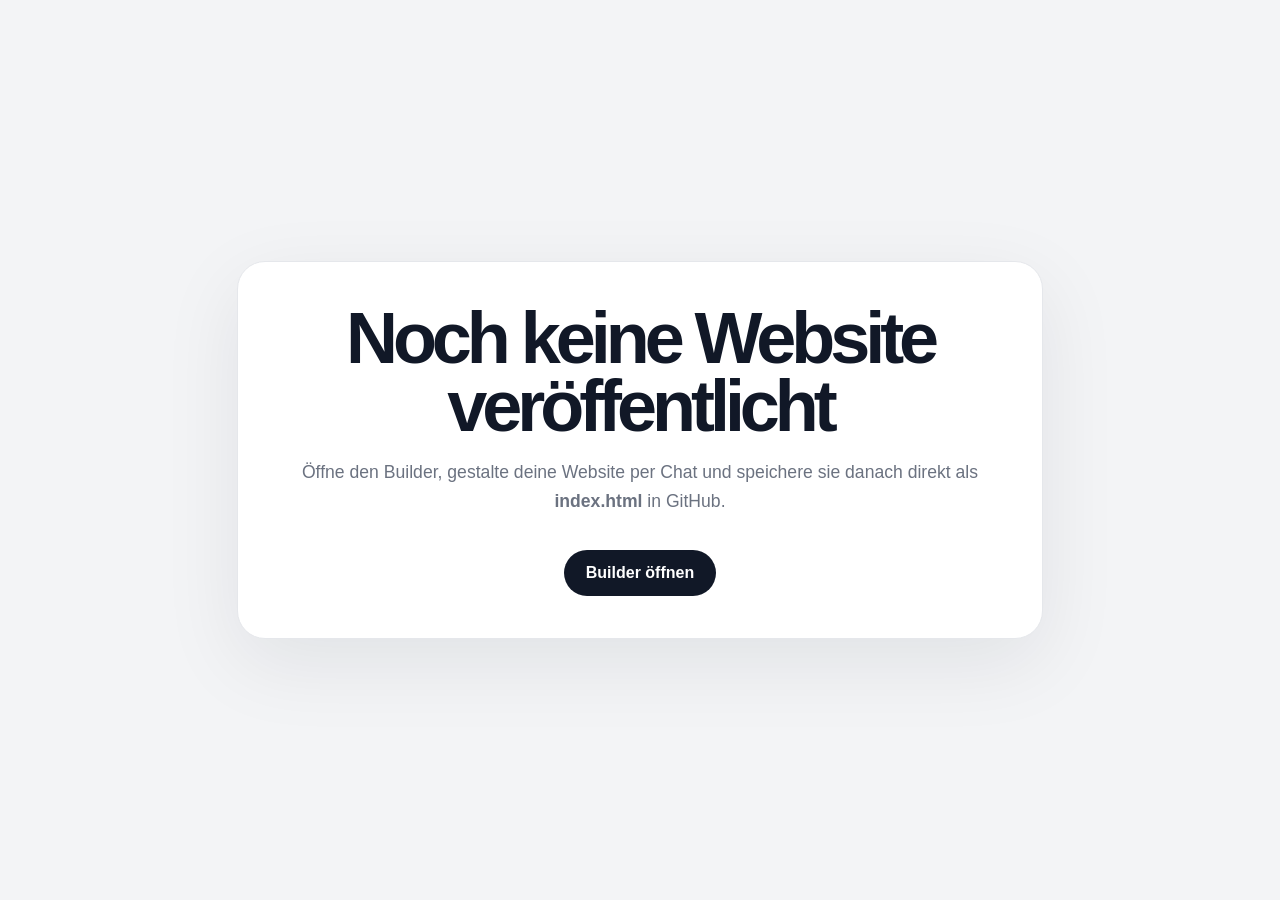
<file: index.html>
<!DOCTYPE html>
<html lang="de">
<head>
  <meta charset="UTF-8" />
  <meta name="viewport" content="width=device-width, initial-scale=1.0" />
  <title>Meine Chat-Website</title>
  <style>
    body {
      margin: 0;
      min-height: 100vh;
      display: grid;
      place-items: center;
      font-family: Arial, sans-serif;
      background: #f3f4f6;
      color: #111827;
    }
    .box {
      width: min(720px, 90%);
      background: white;
      border: 1px solid #e5e7eb;
      border-radius: 28px;
      padding: 42px;
      box-shadow: 0 24px 80px rgba(17, 24, 39, 0.08);
      text-align: center;
    }
    h1 {
      font-size: clamp(2.4rem, 6vw, 4.5rem);
      letter-spacing: -0.07em;
      line-height: 0.95;
      margin: 0 0 18px;
    }
    p {
      color: #6b7280;
      font-size: 1.1rem;
      line-height: 1.6;
    }
    a {
      display: inline-flex;
      margin-top: 18px;
      padding: 14px 22px;
      border-radius: 999px;
      background: #111827;
      color: white;
      text-decoration: none;
      font-weight: 800;
    }
  </style>
</head>
<body>
  <main class="box">
    <h1>Noch keine Website veröffentlicht</h1>
    <p>
      Öffne den Builder, gestalte deine Website per Chat und speichere sie danach
      direkt als <strong>index.html</strong> in GitHub.
    </p>
    <a href="builder.html">Builder öffnen</a>
  </main>
</body>
</html>
</file>
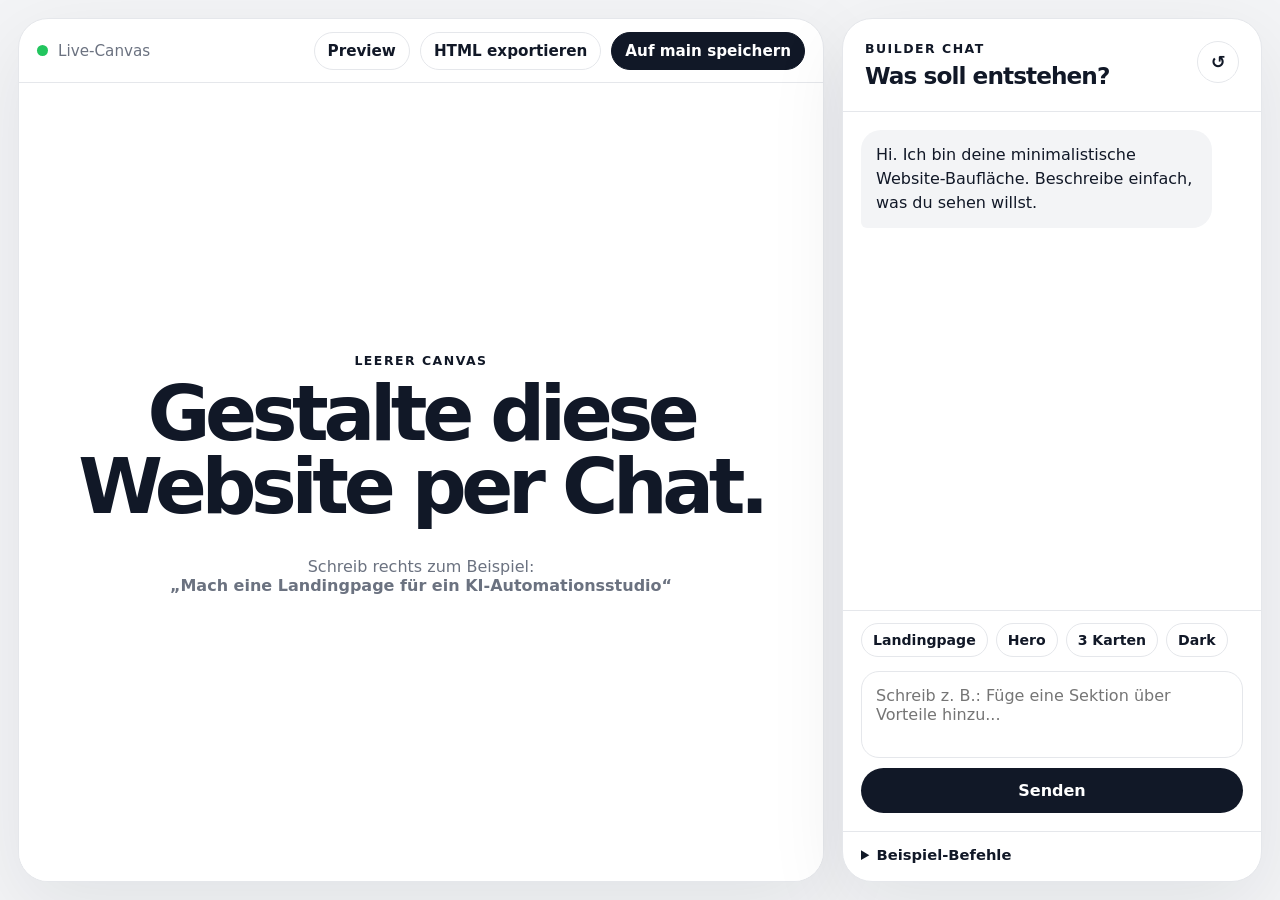
<file: builder.html>
<!DOCTYPE html>
<html lang="de">
<head>
  <meta charset="UTF-8" />
  <meta name="viewport" content="width=device-width, initial-scale=1.0" />
  <title>Chat Website Builder</title>
  <link rel="stylesheet" href="style.css" />
</head>
<body>
  <main class="app">
    <section class="canvas-shell">
      <div class="canvas-topbar">
        <div>
          <span class="dot"></span>
          <span>Live-Canvas</span>
        </div>
        <div class="topbar-actions">
          <button id="previewModeButton" class="ghost-button">Preview</button>
          <button id="exportButton" class="ghost-button">HTML exportieren</button>
          <button id="publishButton" class="ghost-button primary-mini">Auf main speichern</button>
        </div>
      </div>

      <div id="websiteCanvas" class="website-canvas empty">
        <div class="empty-state">
          <p class="small-label">Leerer Canvas</p>
          <h1>Gestalte diese Website per Chat.</h1>
          <p>
            Schreib rechts zum Beispiel:
            <br />
            <strong>„Mach eine Landingpage für ein KI-Automationsstudio“</strong>
          </p>
        </div>
      </div>
    </section>

    <aside class="chat-panel">
      <div class="chat-header">
        <div>
          <p class="small-label">Builder Chat</p>
          <h2>Was soll entstehen?</h2>
        </div>
        <button id="resetButton" class="icon-button" title="Neu starten">↺</button>
      </div>

      <div id="chatLog" class="chat-log">
        <div class="message assistant">
          <p>
            Hi. Ich bin deine minimalistische Website-Baufläche.
            Beschreibe einfach, was du sehen willst.
          </p>
        </div>
      </div>

      <div class="quick-prompts">
        <button data-prompt="Mach eine Landingpage für ein KI-Automationsstudio">Landingpage</button>
        <button data-prompt="Füge eine Hero-Section mit dem Titel 'Automatisiere dein Business' hinzu">Hero</button>
        <button data-prompt="Füge 3 Karten für Leistungen hinzu">3 Karten</button>
        <button data-prompt="Mach die Website dunkel und minimalistisch">Dark</button>
      </div>

      <form id="chatForm" class="chat-form">
        <textarea
          id="chatInput"
          placeholder="Schreib z. B.: Füge eine Sektion über Vorteile hinzu..."
          rows="3"
        ></textarea>
        <button type="submit">Senden</button>
      </form>

      <details class="help">
        <summary>Beispiel-Befehle</summary>
        <ul>
          <li>Mach eine Landingpage für eine Fotografin</li>
          <li>Füge eine Hero-Section mit dem Titel "..." hinzu</li>
          <li>Füge 3 Karten für Leistungen hinzu</li>
          <li>Füge einen Kontaktbereich hinzu</li>
          <li>Mach die Website lila</li>
          <li>Mach die Website dunkel</li>
          <li>Ändere den Titel zu "..."</li>
          <li>Leere die Website</li>
          <li>Rückgängig</li>
        </ul>
      </details>
    </aside>
  </main>

  <script src="config.js"></script>
  <script src="app.js"></script>
</body>
</html>
</file>
<file: style.css>
* {
  box-sizing: border-box;
}

:root {
  --app-bg: #f3f4f6;
  --panel: #ffffff;
  --panel-border: #e5e7eb;
  --text: #111827;
  --muted: #6b7280;
  --accent: #111827;
  --canvas-bg: #ffffff;
  --canvas-text: #111827;
  --canvas-muted: #6b7280;
  --canvas-card: #f9fafb;
  --radius: 28px;
}

body {
  margin: 0;
  font-family: Inter, ui-sans-serif, system-ui, -apple-system, BlinkMacSystemFont, "Segoe UI", Arial, sans-serif;
  background: var(--app-bg);
  color: var(--text);
}

button,
textarea {
  font: inherit;
}

button {
  cursor: pointer;
}

.app {
  min-height: 100vh;
  display: grid;
  grid-template-columns: 1fr 420px;
  gap: 18px;
  padding: 18px;
}

.canvas-shell,
.chat-panel {
  background: var(--panel);
  border: 1px solid var(--panel-border);
  border-radius: 30px;
  overflow: hidden;
  box-shadow: 0 24px 80px rgba(17, 24, 39, 0.08);
}

.canvas-shell {
  display: flex;
  flex-direction: column;
  min-width: 0;
}

.canvas-topbar {
  height: 64px;
  border-bottom: 1px solid var(--panel-border);
  display: flex;
  align-items: center;
  justify-content: space-between;
  padding: 0 18px;
  color: var(--muted);
  font-size: 0.95rem;
}

.canvas-topbar > div {
  display: flex;
  align-items: center;
  gap: 10px;
}

.dot {
  width: 11px;
  height: 11px;
  background: #22c55e;
  display: inline-block;
  border-radius: 50%;
}

.topbar-actions {
  display: flex;
  gap: 8px;
}

.ghost-button,
.icon-button {
  border: 1px solid var(--panel-border);
  background: white;
  color: var(--text);
  border-radius: 999px;
  padding: 9px 13px;
  font-weight: 700;
}

.primary-mini {
  background: var(--accent);
  color: white;
  border-color: var(--accent);
}

.icon-button {
  width: 42px;
  height: 42px;
  padding: 0;
  font-size: 1.1rem;
}

.website-canvas {
  flex: 1;
  background: var(--canvas-bg);
  color: var(--canvas-text);
  overflow: auto;
  transition: background 0.2s ease, color 0.2s ease;
}

.website-canvas.preview {
  border-radius: 0;
}

.empty-state {
  min-height: calc(100vh - 102px);
  display: grid;
  place-content: center;
  text-align: center;
  padding: 40px;
  color: var(--canvas-muted);
}

.empty-state h1 {
  color: var(--canvas-text);
  font-size: clamp(2.4rem, 6vw, 5rem);
  letter-spacing: -0.07em;
  line-height: 0.95;
  margin: 10px 0 18px;
}

.small-label {
  margin: 0;
  color: var(--accent);
  font-size: 0.78rem;
  text-transform: uppercase;
  letter-spacing: 0.12em;
  font-weight: 900;
}

.site-section {
  width: min(1120px, 90%);
  margin: 0 auto;
  padding: 76px 0;
}

.site-hero {
  min-height: 74vh;
  display: grid;
  align-content: center;
}

.site-hero h1,
.site-section h2 {
  letter-spacing: -0.07em;
  line-height: 0.95;
  margin: 0;
}

.site-hero h1 {
  font-size: clamp(3rem, 8vw, 7rem);
  max-width: 900px;
}

.site-section h2 {
  font-size: clamp(2.2rem, 5vw, 4.4rem);
  max-width: 760px;
}

.site-section p,
.site-hero p {
  color: var(--canvas-muted);
  font-size: 1.15rem;
  line-height: 1.7;
  max-width: 680px;
}

.site-button {
  display: inline-flex;
  align-items: center;
  justify-content: center;
  margin-top: 22px;
  padding: 15px 24px;
  border-radius: 999px;
  background: var(--accent);
  color: white;
  text-decoration: none;
  font-weight: 900;
}

.card-grid {
  display: grid;
  grid-template-columns: repeat(3, 1fr);
  gap: 18px;
  margin-top: 28px;
}

.builder-card {
  background: var(--canvas-card);
  border: 1px solid color-mix(in srgb, var(--canvas-text) 10%, transparent);
  border-radius: var(--radius);
  padding: 26px;
}

.builder-card h3 {
  margin: 0 0 12px;
  font-size: 1.25rem;
}

.contact-box {
  background: var(--accent);
  color: white;
  border-radius: var(--radius);
  padding: 42px;
}

.contact-box p {
  color: rgba(255, 255, 255, 0.8);
}

.chat-panel {
  display: flex;
  flex-direction: column;
  max-height: calc(100vh - 36px);
}

.chat-header {
  padding: 22px;
  border-bottom: 1px solid var(--panel-border);
  display: flex;
  justify-content: space-between;
  gap: 14px;
  align-items: flex-start;
}

.chat-header h2 {
  margin: 6px 0 0;
  font-size: 1.45rem;
  letter-spacing: -0.04em;
}

.chat-log {
  flex: 1;
  overflow: auto;
  padding: 18px;
  display: flex;
  flex-direction: column;
  gap: 12px;
}

.message {
  max-width: 92%;
  border-radius: 20px;
  padding: 13px 15px;
  line-height: 1.5;
}

.message p {
  margin: 0;
}

.message.user {
  align-self: flex-end;
  background: var(--accent);
  color: white;
  border-bottom-right-radius: 6px;
}

.message.assistant {
  align-self: flex-start;
  background: #f3f4f6;
  color: var(--text);
  border-bottom-left-radius: 6px;
}

.quick-prompts {
  border-top: 1px solid var(--panel-border);
  padding: 12px 18px 0;
  display: flex;
  flex-wrap: wrap;
  gap: 8px;
}

.quick-prompts button {
  border: 1px solid var(--panel-border);
  background: white;
  border-radius: 999px;
  padding: 8px 11px;
  color: var(--text);
  font-weight: 700;
  font-size: 0.88rem;
}

.chat-form {
  padding: 14px 18px 18px;
  display: grid;
  gap: 10px;
}

.chat-form textarea {
  resize: none;
  border: 1px solid var(--panel-border);
  border-radius: 18px;
  padding: 14px;
  outline: none;
}

.chat-form textarea:focus {
  border-color: var(--accent);
}

.chat-form button {
  border: 0;
  background: var(--accent);
  color: white;
  border-radius: 999px;
  padding: 13px 18px;
  font-weight: 900;
}

.help {
  border-top: 1px solid var(--panel-border);
  padding: 14px 18px 18px;
  color: var(--muted);
  font-size: 0.92rem;
}

.help summary {
  cursor: pointer;
  color: var(--text);
  font-weight: 800;
}

.help li {
  margin: 8px 0;
}

@media (max-width: 980px) {
  .app {
    grid-template-columns: 1fr;
  }

  .chat-panel {
    max-height: none;
  }

  .card-grid {
    grid-template-columns: 1fr;
  }
}
</file>
